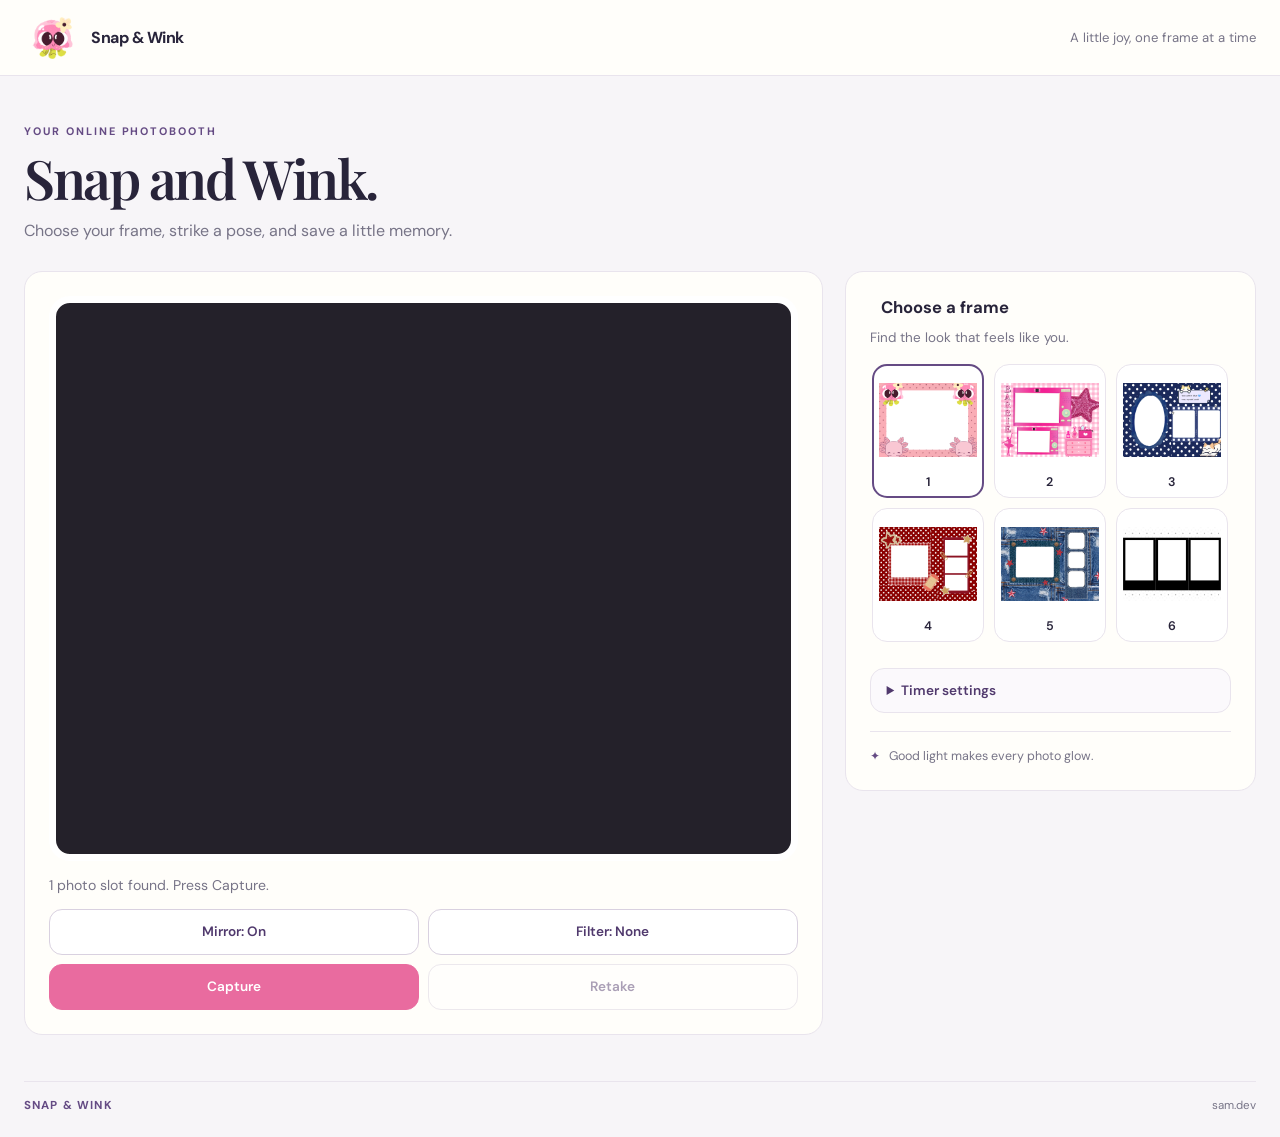
<file: index.html>
<!DOCTYPE html>
<html lang="en">
<head>
    <meta charset="UTF-8">
    <meta name="viewport" content="width=device-width, initial-scale=1.0">
    <link rel="stylesheet" href="style.css">
    <link rel="icon" type="image/png" href="assets/frames/logo1.png">
    <title>Snap and Wink</title>
</head>
<body>
    <header class="site-header">
        <a class="wordmark" href="#top" aria-label="Snap and Wink home"><img class="wordmark-logo" src="assets/frames/logo1.png" alt=""><span class="wordmark-name">Snap &amp; Wink</span></a>
        <span class="header-note">A little joy, one frame at a time</span>
    </header>

    <main class="container" id="top">
        <section class="page-intro">
            <p class="eyebrow">YOUR ONLINE PHOTOBOOTH</p>
            <h1>Snap and Wink.</h1>
            <p>Choose your frame, strike a pose, and save a little memory.</p>
        </section>

        <div class="workspace">
            <section class="preview-panel" aria-label="Camera preview">
                <!-- <div class="section-heading"><div><span class="step">01</span><h2>Your camera</h2></div><span class="live-tag"><i></i> LIVE PREVIEW</span></div> -->
                <video id="video" autoplay playsinline muted></video>
                <div class="stage">
                    <canvas id="canvas"></canvas>
                    <div class="overlay"></div>
                    <div class="flash"></div>
                </div>
                <p id="status" aria-live="polite">Loading camera...</p>
                <div class="buttons">
                    <button id="mirror-btn">Mirror: On</button>
                    <button id="filter-btn">Filter: None</button>
                    <button id="capture-btn" class="main" disabled>Capture</button>
                    <button id="retake-btn" disabled>Retake</button>
                </div>
            </section>

            <aside class="options-panel">
                <div class="section-heading"><div><span class="step"></span><h2>Choose a frame</h2></div></div>
                <p class="panel-copy">Find the look that feels like you.</p>
                <div id="frames" role="group" aria-label="Choose a frame"></div>
                <details class="settings">
                    <summary>Timer settings</summary>
                    <div class="controls">
                        <label>Countdown (sec) <input type="number" id="timer" min="0" value="3"></label>
                    </div>
                </details>
                <p class="tip"><span>✦</span> Good light makes every photo glow.</p>
            </aside>
        </div>

        <dialog id="result-box" aria-labelledby="result-title">
            <button id="close-result-btn" class="close-result" type="button" aria-label="Close photostrip">&times;</button>
            <div class="result-copy">
                <p class="eyebrow">READY TO KEEP</p>
                <h2 class="label" id="result-title">Your photostrip</h2>
                <p class="result-description">Your moments are all together. Save your strip and share the smiles.</p>
                <button id="download-btn" class="main">Download photo</button>
            </div>
            <div class="result-preview">
                <canvas id="result"></canvas>
            </div>
        </dialog>
    </main>
    <footer class="site-footer"><span>SNAP &amp; WINK</span><a href="https://github.com/samanthapaual-cpu" target="_blank" rel="noopener noreferrer">sam.dev</a></footer>
    <script src="script.js"></script>
</body>
</html>
</file>
<file: style.css>
@import url('https://fonts.googleapis.com/css2?family=DM+Sans:wght@400;500;600;700&family=Playfair+Display:wght@600;700&display=swap');

:root {
    color-scheme: light;
    --ink: #28243a;
    --muted: #777487;
    --plum: #654b84;
    --plum-dark: #50396d;
    --pink: #e96b9f;
    --pink-dark: #d9558b;
    --lilac: #eee8f5;
    --paper: #fffefa;
    --line: #e9e4ed;
    --peach: #f4ded3;
    --shadow: 0 18px 50px rgba(49, 37, 66, .08);
}

* { box-sizing: border-box; }
[hidden] { display: none !important; }

body {
    margin: 0;
    min-height: 100vh;
    padding: 0 0 24px;
    color: var(--ink);
    background: #f7f5f8;
    font-family: "DM Sans", "Segoe UI", sans-serif;
}

.container {
    width: min(100% - 48px, 1240px);
    margin: 0 auto;
    padding: 48px 0 20px;
}

.site-header { min-height: 76px; display: flex; align-items: center; justify-content: space-between; padding: 10px max(24px, calc((100% - 1240px) / 2)); border-bottom: 1px solid var(--line); background: var(--paper); }
.wordmark { display: inline-flex; align-items: center; gap: 11px; color: var(--ink); text-decoration: none; font-weight: 700; letter-spacing: -.03em; }
.wordmark-logo { display: block; width: 56px; height: 44px; object-fit: contain; }
.wordmark-name { font-size: 1rem; }
.wordmark:focus-visible { outline: 3px solid #a78bc4; outline-offset: 4px; border-radius: 4px; }
.header-note { color: var(--muted); font-size: .82rem; }
.buttons #capture-btn { border-color: var(--pink); background: var(--pink); color: white; }
.buttons #capture-btn:hover:not(:disabled) { border-color: var(--pink-dark); background: var(--pink-dark); }
.page-intro { margin-bottom: 30px; }
.eyebrow { margin: 0 0 10px; color: var(--plum); font-size: .68rem; font-weight: 700; letter-spacing: .18em; }
.page-intro h1 { font-size: clamp(2.4rem, 5vw, 3.4rem); }
.page-intro > p:last-child { margin: 11px 0 0; color: var(--muted); font-size: 1rem; }
.workspace { display: grid; grid-template-columns: minmax(0, 1.65fr) minmax(290px, .85fr); align-items: start; gap: 22px; }
.preview-panel, .options-panel { min-width: 0; padding: 24px; border: 1px solid var(--line); border-radius: 18px; background: var(--paper); }
.section-heading { display: flex; align-items: center; justify-content: space-between; margin-bottom: 17px; }
.section-heading > div { display: flex; align-items: center; gap: 11px; }
.step { color: #a496b4; font-size: .72rem; font-weight: 700; letter-spacing: .1em; }
.section-heading h2 { margin: 0; font-size: 1.04rem; font-weight: 700; }
.live-tag { display: flex; align-items: center; gap: 7px; color: var(--muted); font-size: .62rem; font-weight: 700; letter-spacing: .1em; }
.live-tag i { width: 7px; height: 7px; border-radius: 50%; background: #56a984; }
.panel-copy { margin: -6px 0 15px; color: var(--muted); font-size: .84rem; }
.tip { margin: 18px 0 0; padding-top: 15px; border-top: 1px solid var(--line); color: var(--muted); font-size: .78rem; line-height: 1.5; }
.tip span { margin-right: 6px; color: var(--plum); }
.site-footer { display: flex; justify-content: space-between; width: min(100% - 48px, 1240px); margin: 26px auto 0; padding-top: 16px; border-top: 1px solid var(--line); color: var(--muted); font-size: .72rem; }
.site-footer span:first-child { color: var(--plum); font-weight: 700; letter-spacing: .1em; }
.site-footer a { color: var(--muted); text-decoration: none; }
.site-footer a:hover { color: var(--plum); text-decoration: underline; }
.site-footer a:focus-visible { outline: 2px solid var(--plum); outline-offset: 3px; border-radius: 2px; }

h1 {
    margin: 0;
    color: var(--ink);
    font-family: "Playfair Display", Georgia, serif;
    font-size: clamp(2.15rem, 7vw, 3.3rem);
    font-weight: 600;
    letter-spacing: -.045em;
    line-height: 1.12;
}

#video { position: absolute; width: 1px; height: 1px; opacity: 0; pointer-events: none; }

#frames {
    display: flex;
    justify-content: flex-start;
    flex-wrap: wrap;
    gap: 10px;
    overflow: visible;
    padding: 3px 2px 12px;
    margin-bottom: 4px;
    scroll-snap-type: x proximity;
    scrollbar-width: thin;
    scrollbar-color: #d5cbdc transparent;
}

#frames button {
    position: relative;
    flex: 0 0 calc(33.333% - 7px);
    padding: 6px;
    border: 1px solid var(--line);
    border-radius: 15px;
    background: white;
    color: var(--ink);
    font: 600 .78rem "DM Sans", sans-serif;
    cursor: pointer;
    scroll-snap-align: start;
    transition: border-color .18s ease;
}
#frames button.on { border: 2px solid var(--plum); padding: 5px; }
#frames img { display: block; width: 100%; aspect-ratio: 1; object-fit: contain; border-radius: 9px; }
#frames button span { display: block; padding: 5px 0 1px; text-transform: capitalize; }
.stage {
    position: relative;
    overflow: hidden;
    min-height: 220px;
    border: 7px solid white;
    border-radius: 21px;
    background: #24212a;
    box-shadow: none;
}
canvas { display: block; width: 100%; height: auto; }
.overlay {
    position: absolute;
    inset: 0;
    display: flex;
    align-items: center;
    justify-content: center;
    color: white;
    font-size: clamp(4rem, 22vw, 9rem);
    font-weight: 700;
    text-shadow: 0 4px 22px rgba(0,0,0,.4);
    pointer-events: none;
}
.overlay.small { font-size: clamp(1.3rem, 6vw, 2.2rem); }
.flash { position: absolute; inset: 0; background: white; opacity: 0; pointer-events: none; }
.flash.go { animation: flash .45s ease-out; }
@keyframes flash { from { opacity: .95; } to { opacity: 0; } }

#status { min-height: 1.4em; margin: 15px 0 13px; color: var(--muted); font-size: .88rem; }
.buttons { display: grid; grid-template-columns: repeat(2, minmax(0, 1fr)); gap: 9px; }
button { font-family: inherit; }
.buttons button, .controls button {
    min-height: 46px;
    padding: 10px 12px;
    border: 1px solid #d9d1e0;
    border-radius: 13px;
    background: white;
    color: var(--plum-dark);
    font-size: .85rem;
    font-weight: 600;
    cursor: pointer;
    transition: background .18s ease, transform .18s ease, box-shadow .18s ease;
}
.buttons button:hover:not(:disabled), .controls button:hover:not(:disabled) { background: #f8f5fa; }
.buttons button.main, .controls button.main { border-color: var(--plum); background: var(--plum); color: white; }
.buttons button.main:hover:not(:disabled), .controls button.main:hover:not(:disabled) { background: var(--plum-dark); }
.buttons button:disabled, .controls button:disabled { opacity: .48; cursor: not-allowed; }

.settings { margin-top: 14px; padding: 13px 16px; border: 1px solid var(--line); border-radius: 14px; background: #fbf9fc; color: var(--muted); font-size: .85rem; }
.settings summary { color: var(--plum-dark); font-weight: 600; cursor: pointer; }
.settings[open] summary { margin-bottom: 13px; }
.controls { display: flex; justify-content: flex-start; align-items: center; flex-wrap: wrap; gap: 12px 20px; }
.controls label { display: flex; align-items: center; gap: 9px; font-size: .82rem; }
input[type="number"] { width: 4.2rem; padding: 8px; border: 1px solid #d9d1e0; border-radius: 9px; background: white; color: var(--ink); font: inherit; }
button:focus-visible, input:focus-visible, summary:focus-visible { outline: 3px solid #a78bc4; outline-offset: 3px; }

#result-box { position: fixed; inset: 50% auto auto 50%; width: min(680px, calc(100% - 32px)); max-width: none; max-height: calc(100vh - 32px); overflow: auto; grid-template-columns: 1fr; align-items: center; gap: 0; margin: 0; padding: 34px 48px 30px; border: 1px solid #e5dce5; border-radius: 5px; background: #fffefa; color: var(--ink); box-shadow: 0 18px 70px rgba(31, 25, 39, .22); transform: translate(-50%, -50%); }
#result-box[open] { display: grid; animation: result-enter .42s cubic-bezier(.2,.8,.2,1) both; }
#result-box::backdrop { background: rgba(31, 25, 39, .48); backdrop-filter: blur(3px); animation: backdrop-enter .25s ease-out both; }
.close-result { position: absolute; top: 12px; right: 14px; width: 34px; height: 34px; display: grid; place-items: center; padding: 0 0 3px; border: 1px solid var(--line); border-radius: 50%; background: white; color: var(--muted); font: 400 1.5rem/1 "DM Sans", sans-serif; cursor: pointer; }
.close-result:hover { background: #f4eff6; color: var(--ink); }
@keyframes result-enter { from { opacity: 0; transform: translate(-50%, calc(-50% - 24px)); } to { opacity: 1; transform: translate(-50%, -50%); } }
@keyframes backdrop-enter { from { opacity: 0; } to { opacity: 1; } }
.result-copy { text-align: center; }
.result-copy .eyebrow { margin: 17px 0 8px; font-family: "DM Sans", sans-serif; font-size: .62rem; }
.label { margin: 0 0 8px; color: var(--ink); font-family: "Playfair Display", Georgia, serif; font-size: 1.55rem; }
.result-description { max-width: 300px; margin: 0 auto 18px; color: var(--muted); font-size: .82rem; line-height: 1.55; }
#download-btn { min-height: 44px; padding: 10px 22px; border: 1px solid var(--pink); border-radius: 5px; background: var(--pink); color: white; font: 600 .84rem "DM Sans", sans-serif; cursor: pointer; transition: background .18s ease; }
#download-btn:hover { border-color: var(--pink-dark); background: var(--pink-dark); }
.result-preview { display: grid; place-items: center; min-height: 120px; padding: 0 0 19px; border-bottom: 1px dashed #cfc3d2; background: transparent; }
#result { display: block; width: auto; max-width: 100%; max-height: min(50vh, 460px); border: 5px solid white; border-radius: 1px; }

@media (max-width: 560px) {
    .container { width: min(100% - 28px, 1240px); padding-top: 32px; }
    .site-header { min-height: 66px; padding: 8px 14px; }
    .header-note { font-size: .7rem; }
    .workspace { grid-template-columns: 1fr; gap: 14px; }
    .preview-panel, .options-panel { padding: 17px; }
    .buttons { grid-template-columns: repeat(2, minmax(0, 1fr)); }
    .stage { min-height: 170px; border-width: 5px; border-radius: 16px; }
    #result-box { inset: 50% auto auto 50%; width: calc(100% - 28px); max-height: calc(100vh - 28px); gap: 0; padding: 30px 20px 24px; transform: translate(-50%, -50%); }
    .result-preview { grid-row: 1; min-height: 100px; }
    .site-footer { width: min(100% - 28px, 1240px); gap: 12px; font-size: .65rem; }
}
@media (max-width: 380px) {
    .header-note { display: none; }
}
@media (min-width: 561px) and (max-width: 900px) {
    .workspace { grid-template-columns: minmax(0, 1.2fr) minmax(260px, .8fr); gap: 14px; }
    .preview-panel, .options-panel { padding: 18px; }
    #frames button { flex-basis: calc(50% - 5px); }
}
@media (prefers-reduced-motion: reduce) {
    *, *::before, *::after { scroll-behavior: auto !important; transition-duration: .01ms !important; }
    .flash.go { animation: none; }
    #result-box[open], #result-box::backdrop { animation: none; }
}
</file>
